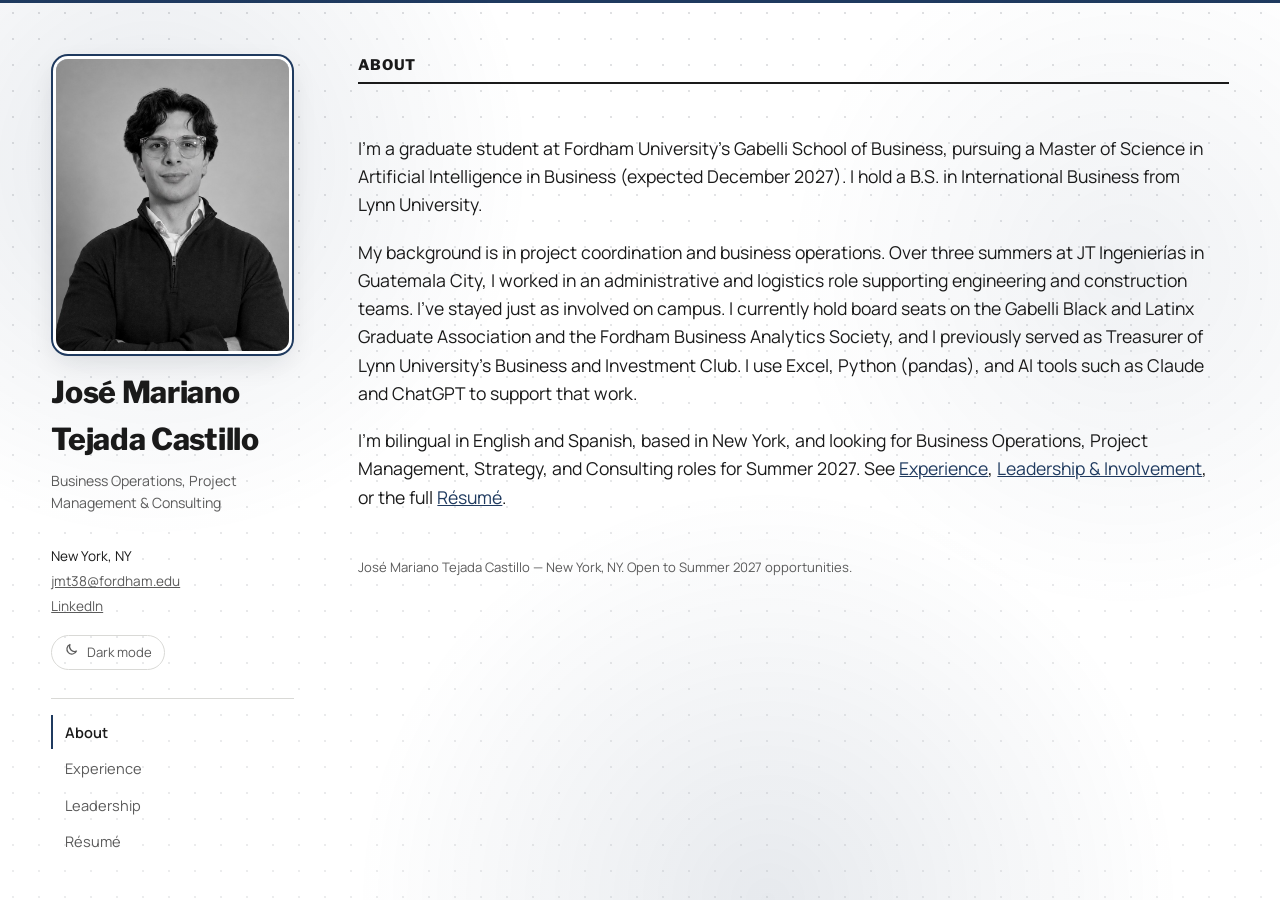
<file: index.html>
<!doctype html>
<html lang="en">
<head>
<meta charset="utf-8">
<meta name="viewport" content="width=device-width, initial-scale=1">
<title>José Tejada</title>
<meta name="description" content="José Tejada — Business Operations, Project Management & Consulting, MSAIB candidate at Fordham Gabelli, New York.">
<meta name="color-scheme" content="light dark">
<script>try{var t=localStorage.getItem("theme");if(t==="light"||t==="dark")document.documentElement.dataset.theme=t}catch(e){}</script>
<meta name="theme-color" content="#1F3A5F">
<link rel="icon" href="data:image/svg+xml,%3Csvg xmlns=%27http://www.w3.org/2000/svg%27 viewBox=%270 0 64 64%27%3E%3Crect width=%2764%27 height=%2764%27 rx=%2712%27 fill=%27%231F3A5F%27/%3E%3Ctext x=%2732%27 y=%2743%27 font-family=%27Arial,Helvetica,sans-serif%27 font-size=%2730%27 font-weight=%27800%27 fill=%27%23FFFFFF%27 text-anchor=%27middle%27%3EJT%3C/text%3E%3C/svg%3E">
<link rel="apple-touch-icon" href="data:image/svg+xml,%3Csvg xmlns=%27http://www.w3.org/2000/svg%27 viewBox=%270 0 64 64%27%3E%3Crect width=%2764%27 height=%2764%27 rx=%2712%27 fill=%27%231F3A5F%27/%3E%3Ctext x=%2732%27 y=%2743%27 font-family=%27Arial,Helvetica,sans-serif%27 font-size=%2730%27 font-weight=%27800%27 fill=%27%23FFFFFF%27 text-anchor=%27middle%27%3EJT%3C/text%3E%3C/svg%3E">
<meta property="og:type" content="profile">
<meta property="og:title" content="José Tejada">
<meta property="og:description" content="José Tejada — Business Operations, Project Management & Consulting, MSAIB candidate at Fordham Gabelli, New York.">
<meta property="og:url" content="https://josetejadamariano-ux.github.io/">
<meta property="og:image" content="https://josetejadamariano-ux.github.io/share.png">
<meta property="og:image:width" content="1200">
<meta property="og:image:height" content="630">
<meta property="og:image:alt" content="José Tejada — Business Operations, Project Management &amp; Consulting">
<meta name="twitter:card" content="summary_large_image">
<meta name="twitter:title" content="José Tejada">
<meta name="twitter:description" content="José Tejada — Business Operations, Project Management & Consulting, MSAIB candidate at Fordham Gabelli, New York.">
<meta name="twitter:image" content="https://josetejadamariano-ux.github.io/share.png">
<link rel="stylesheet" href="style.css">
<link rel="preconnect" href="https://fonts.googleapis.com">
<link rel="preconnect" href="https://fonts.gstatic.com" crossorigin>
<link href="https://fonts.googleapis.com/css2?family=Libre+Franklin:wght@700;800;900&family=Manrope:wght@400;500;600;700&display=swap" rel="stylesheet">
</head>
<body>
<div class="shell">
<aside class="sidebar">
    <img class="headshot" src="portrait.jpg" alt="José Mariano Tejada Castillo" width="800" height="1000">
    <div>
      <h1>José Mariano Tejada Castillo</h1>
      <div class="sb-role">Business Operations, Project Management &amp; Consulting</div>
    </div>
    <div class="sb-contact">
      <span>New York, NY</span>
      <a href="mailto:jmt38@fordham.edu">jmt38@fordham.edu</a>
      <a href="https://www.linkedin.com/in/josemarianotejada" target="_blank" rel="noopener">LinkedIn</a>
    </div>
    <button class="theme-toggle" type="button" hidden><span class="tt-sun"><svg viewBox="0 0 24 24" width="15" height="15" fill="none" stroke="currentColor" stroke-width="2" stroke-linecap="round" aria-hidden="true"><circle cx="12" cy="12" r="4.5"/><path d="M12 2v2M12 20v2M4.9 4.9l1.4 1.4M17.7 17.7l1.4 1.4M2 12h2M20 12h2M4.9 19.1l1.4-1.4M17.7 6.3l1.4-1.4"/></svg></span><span class="tt-moon"><svg viewBox="0 0 24 24" width="15" height="15" fill="none" stroke="currentColor" stroke-width="2" stroke-linecap="round" stroke-linejoin="round" aria-hidden="true"><path d="M20 14.5A8 8 0 0 1 9.5 4a8 8 0 1 0 10.5 10.5z"/></svg></span><span class="tt-label"></span></button>
    <nav class="sb-nav">
      <a href="index.html" aria-current="page">About</a>
      <a href="experience.html">Experience</a>
      <a href="leadership.html">Leadership</a>
      <a href="resume.html">Résumé</a>
    </nav>
  </aside>
  <main class="content">
    <div class="page-title">
      <h2>About</h2>
    </div>
    <section class="about">
      <p>
        I'm a graduate student at Fordham University's Gabelli School of Business, pursuing a Master of
        Science in Artificial Intelligence in Business (expected December 2027). I hold a B.S. in
        International Business from Lynn University.
      </p>
      <p>
        My background is in project coordination and business operations. Over three summers at JT
        Ingenierías in Guatemala City, I worked in an administrative and logistics role supporting
        engineering and construction teams. I've stayed just as involved on campus. I currently hold board
        seats on the Gabelli Black and Latinx Graduate Association and the Fordham Business Analytics
        Society, and I previously served as Treasurer of Lynn University's Business and Investment Club.
        I use Excel, Python
        (pandas), and AI tools such as Claude and ChatGPT to support that work.
      </p>
      <p>
        I'm bilingual in English and Spanish, based in New York, and looking for Business Operations,
        Project Management, Strategy, and Consulting roles for Summer 2027. See <a href="experience.html">Experience</a>,
        <a href="leadership.html">Leadership &amp; Involvement</a>, or the full <a href="resume.html">Résumé</a>.
      </p>
    </section>
    <footer class="site-footer">José Mariano Tejada Castillo — New York, NY. Open to Summer 2027 opportunities.</footer>
  </main>

</div>
<script src="site.js" defer></script>
</body>
</html>
</file>
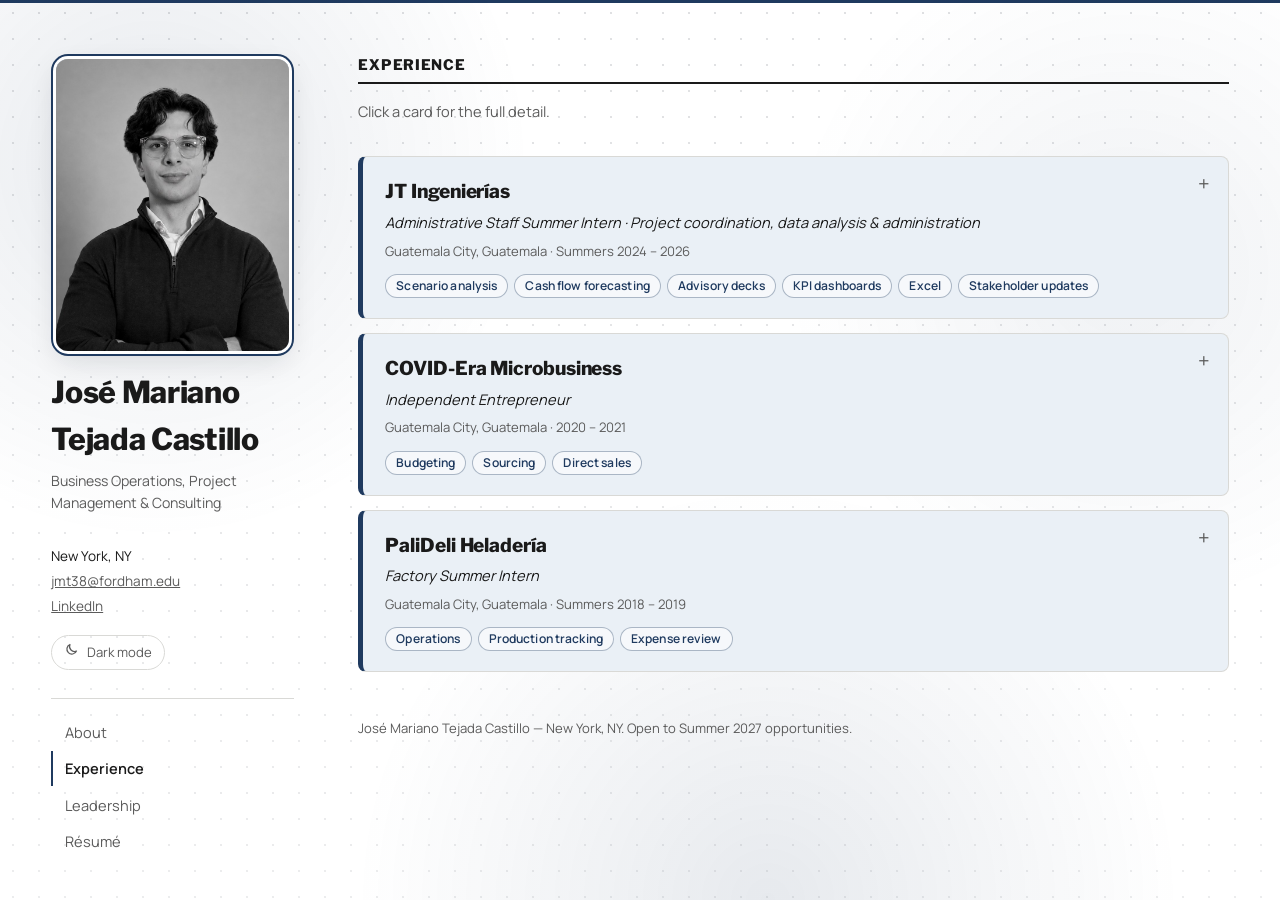
<file: experience.html>
<!doctype html>
<html lang="en">
<head>
<meta charset="utf-8">
<meta name="viewport" content="width=device-width, initial-scale=1">
<title>Experience — José Tejada</title>
<meta name="description" content="Professional experience: JT Ingenierías and PaliDeli Heladería.">
<meta name="color-scheme" content="light dark">
<script>try{var t=localStorage.getItem("theme");if(t==="light"||t==="dark")document.documentElement.dataset.theme=t}catch(e){}</script>
<meta name="theme-color" content="#1F3A5F">
<link rel="icon" href="data:image/svg+xml,%3Csvg xmlns=%27http://www.w3.org/2000/svg%27 viewBox=%270 0 64 64%27%3E%3Crect width=%2764%27 height=%2764%27 rx=%2712%27 fill=%27%231F3A5F%27/%3E%3Ctext x=%2732%27 y=%2743%27 font-family=%27Arial,Helvetica,sans-serif%27 font-size=%2730%27 font-weight=%27800%27 fill=%27%23FFFFFF%27 text-anchor=%27middle%27%3EJT%3C/text%3E%3C/svg%3E">
<link rel="apple-touch-icon" href="data:image/svg+xml,%3Csvg xmlns=%27http://www.w3.org/2000/svg%27 viewBox=%270 0 64 64%27%3E%3Crect width=%2764%27 height=%2764%27 rx=%2712%27 fill=%27%231F3A5F%27/%3E%3Ctext x=%2732%27 y=%2743%27 font-family=%27Arial,Helvetica,sans-serif%27 font-size=%2730%27 font-weight=%27800%27 fill=%27%23FFFFFF%27 text-anchor=%27middle%27%3EJT%3C/text%3E%3C/svg%3E">
<meta property="og:type" content="profile">
<meta property="og:title" content="Experience — José Tejada">
<meta property="og:description" content="Professional experience: JT Ingenierías and PaliDeli Heladería.">
<meta property="og:url" content="https://josetejadamariano-ux.github.io/experience.html">
<meta property="og:image" content="https://josetejadamariano-ux.github.io/share.png">
<meta property="og:image:width" content="1200">
<meta property="og:image:height" content="630">
<meta property="og:image:alt" content="José Tejada — Business Operations, Project Management &amp; Consulting">
<meta name="twitter:card" content="summary_large_image">
<meta name="twitter:title" content="Experience — José Tejada">
<meta name="twitter:description" content="Professional experience: JT Ingenierías and PaliDeli Heladería.">
<meta name="twitter:image" content="https://josetejadamariano-ux.github.io/share.png">
<link rel="stylesheet" href="style.css">
<link rel="preconnect" href="https://fonts.googleapis.com">
<link rel="preconnect" href="https://fonts.gstatic.com" crossorigin>
<link href="https://fonts.googleapis.com/css2?family=Libre+Franklin:wght@700;800;900&family=Manrope:wght@400;500;600;700&display=swap" rel="stylesheet">
</head>
<body>
<div class="shell">
<aside class="sidebar">
    <img class="headshot" src="portrait.jpg" alt="José Mariano Tejada Castillo" width="800" height="1000">
    <div>
      <h1>José Mariano Tejada Castillo</h1>
      <div class="sb-role">Business Operations, Project Management &amp; Consulting</div>
    </div>
    <div class="sb-contact">
      <span>New York, NY</span>
      <a href="mailto:jmt38@fordham.edu">jmt38@fordham.edu</a>
      <a href="https://www.linkedin.com/in/josemarianotejada" target="_blank" rel="noopener">LinkedIn</a>
    </div>
    <button class="theme-toggle" type="button" hidden><span class="tt-sun"><svg viewBox="0 0 24 24" width="15" height="15" fill="none" stroke="currentColor" stroke-width="2" stroke-linecap="round" aria-hidden="true"><circle cx="12" cy="12" r="4.5"/><path d="M12 2v2M12 20v2M4.9 4.9l1.4 1.4M17.7 17.7l1.4 1.4M2 12h2M20 12h2M4.9 19.1l1.4-1.4M17.7 6.3l1.4-1.4"/></svg></span><span class="tt-moon"><svg viewBox="0 0 24 24" width="15" height="15" fill="none" stroke="currentColor" stroke-width="2" stroke-linecap="round" stroke-linejoin="round" aria-hidden="true"><path d="M20 14.5A8 8 0 0 1 9.5 4a8 8 0 1 0 10.5 10.5z"/></svg></span><span class="tt-label"></span></button>
    <nav class="sb-nav">
      <a href="index.html">About</a>
      <a href="experience.html" aria-current="page">Experience</a>
      <a href="leadership.html">Leadership</a>
      <a href="resume.html">Résumé</a>
    </nav>
  </aside>
  <main class="content">
    <div class="page-title">
      <h2>Experience</h2>
      <div class="sub">Click a card for the full detail.</div>
    </div>
    <section>
      <div class="card-grid">
      <details class="entry">
        <summary>
          <div class="entry-org">JT Ingenierías</div>
          <div class="entry-role">Administrative Staff Summer Intern · Project coordination, data analysis &amp; administration</div>
          <div class="entry-meta">Guatemala City, Guatemala · Summers 2024 – 2026</div>
          <ul class="tags" aria-label="Skills"><li>Scenario analysis</li><li>Cash flow forecasting</li><li>Advisory decks</li><li>KPI dashboards</li><li>Excel</li><li>Stakeholder updates</li></ul>
        </summary>
        <div class="entry-body">
          <ul>
          <li>Ran 5 delay and 2 price scenarios on the Corredor Verde toll road's cash flow model; one moved the critical delay alert 3 weeks earlier (week 9 to 6) (2026)</li>
          <li>Drafted the slides and written recommendations for an internal investment advisory deck for supervisors (2026)</li>
          <li>Co-designed a staggered truck dispatch plan from GPS and traffic data, cutting nightly late arrivals by about an hour (2026)</li>
          <li>Presented 12 weekly status reports to the supervising director, turning schedule, cost, and materials data into clear updates (2026)</li>
          <li>Developed Excel project controls and KPI dashboards tracking progress and budget for three sections of a roughly $65M toll road project (2024–2025)</li>
          <li>Helped run 3 delay scenarios and 1 price scenario on the toll road's cash flow model (2025)</li>
          </ul>
        </div>
      </details>
      <details class="entry">
        <summary>
          <div class="entry-org">COVID-Era Microbusiness</div>
          <div class="entry-role">Independent Entrepreneur</div>
          <div class="entry-meta">Guatemala City, Guatemala · 2020 – 2021</div>
          <ul class="tags" aria-label="Skills"><li>Budgeting</li><li>Sourcing</li><li>Direct sales</li></ul>
        </summary>
        <div class="entry-body">
          <ul>
          <li>Co-managed a face mask and sweater venture during the pandemic</li>
          <li>Oversaw budgeting, production sourcing, and direct sales strategy</li>
          </ul>
        </div>
      </details>
      <details class="entry">
        <summary>
          <div class="entry-org">PaliDeli Heladería</div>
          <div class="entry-role">Factory Summer Intern</div>
          <div class="entry-meta">Guatemala City, Guatemala · Summers 2018 – 2019</div>
          <ul class="tags" aria-label="Skills"><li>Operations</li><li>Production tracking</li><li>Expense review</li></ul>
        </summary>
        <div class="entry-body">
          <ul>
          <li>Supported daily operations as part of a 4-person factory team, assisting with production tracking and expense review</li>
          <li>Collaborated with senior staff on marketing and strategy initiatives tied to production output</li>
          </ul>
        </div>
      </details>
      </div>
    </section>
    <footer class="site-footer">José Mariano Tejada Castillo — New York, NY. Open to Summer 2027 opportunities.</footer>
  </main>

</div>
<script src="site.js" defer></script>
</body>
</html>
</file>
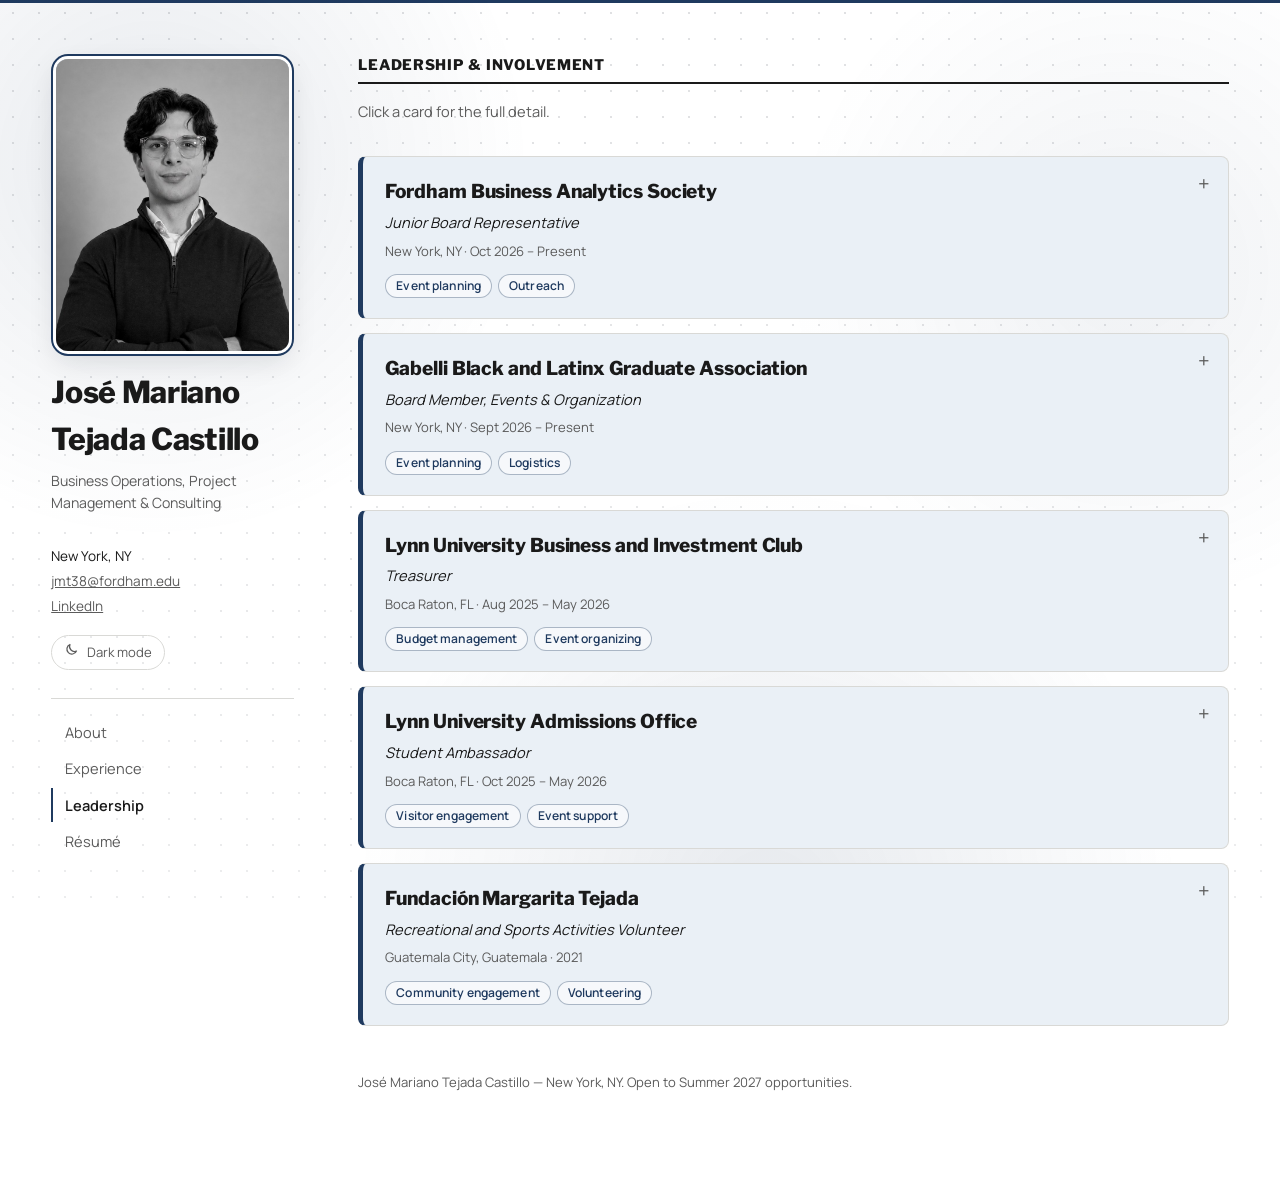
<file: leadership.html>
<!doctype html>
<html lang="en">
<head>
<meta charset="utf-8">
<meta name="viewport" content="width=device-width, initial-scale=1">
<title>Leadership — José Tejada</title>
<meta name="description" content="Leadership and involvement: Fordham Business Analytics Society, Gabelli Black and Latinx Graduate Association, and more.">
<meta name="color-scheme" content="light dark">
<script>try{var t=localStorage.getItem("theme");if(t==="light"||t==="dark")document.documentElement.dataset.theme=t}catch(e){}</script>
<meta name="theme-color" content="#1F3A5F">
<link rel="icon" href="data:image/svg+xml,%3Csvg xmlns=%27http://www.w3.org/2000/svg%27 viewBox=%270 0 64 64%27%3E%3Crect width=%2764%27 height=%2764%27 rx=%2712%27 fill=%27%231F3A5F%27/%3E%3Ctext x=%2732%27 y=%2743%27 font-family=%27Arial,Helvetica,sans-serif%27 font-size=%2730%27 font-weight=%27800%27 fill=%27%23FFFFFF%27 text-anchor=%27middle%27%3EJT%3C/text%3E%3C/svg%3E">
<link rel="apple-touch-icon" href="data:image/svg+xml,%3Csvg xmlns=%27http://www.w3.org/2000/svg%27 viewBox=%270 0 64 64%27%3E%3Crect width=%2764%27 height=%2764%27 rx=%2712%27 fill=%27%231F3A5F%27/%3E%3Ctext x=%2732%27 y=%2743%27 font-family=%27Arial,Helvetica,sans-serif%27 font-size=%2730%27 font-weight=%27800%27 fill=%27%23FFFFFF%27 text-anchor=%27middle%27%3EJT%3C/text%3E%3C/svg%3E">
<meta property="og:type" content="profile">
<meta property="og:title" content="Leadership — José Tejada">
<meta property="og:description" content="Leadership and involvement: Fordham Business Analytics Society, Gabelli Black and Latinx Graduate Association, and more.">
<meta property="og:url" content="https://josetejadamariano-ux.github.io/leadership.html">
<meta property="og:image" content="https://josetejadamariano-ux.github.io/share.png">
<meta property="og:image:width" content="1200">
<meta property="og:image:height" content="630">
<meta property="og:image:alt" content="José Tejada — Business Operations, Project Management &amp; Consulting">
<meta name="twitter:card" content="summary_large_image">
<meta name="twitter:title" content="Leadership — José Tejada">
<meta name="twitter:description" content="Leadership and involvement: Fordham Business Analytics Society, Gabelli Black and Latinx Graduate Association, and more.">
<meta name="twitter:image" content="https://josetejadamariano-ux.github.io/share.png">
<link rel="stylesheet" href="style.css">
<link rel="preconnect" href="https://fonts.googleapis.com">
<link rel="preconnect" href="https://fonts.gstatic.com" crossorigin>
<link href="https://fonts.googleapis.com/css2?family=Libre+Franklin:wght@700;800;900&family=Manrope:wght@400;500;600;700&display=swap" rel="stylesheet">
</head>
<body>
<div class="shell">
<aside class="sidebar">
    <img class="headshot" src="portrait.jpg" alt="José Mariano Tejada Castillo" width="800" height="1000">
    <div>
      <h1>José Mariano Tejada Castillo</h1>
      <div class="sb-role">Business Operations, Project Management &amp; Consulting</div>
    </div>
    <div class="sb-contact">
      <span>New York, NY</span>
      <a href="mailto:jmt38@fordham.edu">jmt38@fordham.edu</a>
      <a href="https://www.linkedin.com/in/josemarianotejada" target="_blank" rel="noopener">LinkedIn</a>
    </div>
    <button class="theme-toggle" type="button" hidden><span class="tt-sun"><svg viewBox="0 0 24 24" width="15" height="15" fill="none" stroke="currentColor" stroke-width="2" stroke-linecap="round" aria-hidden="true"><circle cx="12" cy="12" r="4.5"/><path d="M12 2v2M12 20v2M4.9 4.9l1.4 1.4M17.7 17.7l1.4 1.4M2 12h2M20 12h2M4.9 19.1l1.4-1.4M17.7 6.3l1.4-1.4"/></svg></span><span class="tt-moon"><svg viewBox="0 0 24 24" width="15" height="15" fill="none" stroke="currentColor" stroke-width="2" stroke-linecap="round" stroke-linejoin="round" aria-hidden="true"><path d="M20 14.5A8 8 0 0 1 9.5 4a8 8 0 1 0 10.5 10.5z"/></svg></span><span class="tt-label"></span></button>
    <nav class="sb-nav">
      <a href="index.html">About</a>
      <a href="experience.html">Experience</a>
      <a href="leadership.html" aria-current="page">Leadership</a>
      <a href="resume.html">Résumé</a>
    </nav>
  </aside>
  <main class="content">
    <div class="page-title">
      <h2>Leadership &amp; Involvement</h2>
      <div class="sub">Click a card for the full detail.</div>
    </div>
    <section>
      <div class="card-grid">
      <details class="entry">
        <summary>
          <div class="entry-org">Fordham Business Analytics Society</div>
          <div class="entry-role">Junior Board Representative</div>
          <div class="entry-meta">New York, NY · Oct 2026 – Present</div>
          <ul class="tags" aria-label="Skills"><li>Event planning</li><li>Outreach</li></ul>
        </summary>
        <div class="entry-body">
          <ul>
          <li>Plan events and outreach for the newest graduate cohort and support board roles across events, outreach, and operations</li>
          </ul>
        </div>
      </details>
      <details class="entry">
        <summary>
          <div class="entry-org">Gabelli Black and Latinx Graduate Association</div>
          <div class="entry-role">Board Member, Events &amp; Organization</div>
          <div class="entry-meta">New York, NY · Sept 2026 – Present</div>
          <ul class="tags" aria-label="Skills"><li>Event planning</li><li>Logistics</li></ul>
        </summary>
        <div class="entry-body">
          <ul>
          <li>Coordinate and organize events and manage event logistics for Fordham's Black and Latinx graduate student community</li>
          <li>Co-led the 2026 Fordham Hispanic Network Mixer, a 40+ attendee event connecting students with Hispanic business professionals</li>
          </ul>
        </div>
      </details>
      <details class="entry">
        <summary>
          <div class="entry-org">Lynn University Business and Investment Club</div>
          <div class="entry-role">Treasurer</div>
          <div class="entry-meta">Boca Raton, FL · Aug 2025 – May 2026</div>
          <ul class="tags" aria-label="Skills"><li>Budget management</li><li>Event organizing</li></ul>
        </summary>
        <div class="entry-body">
          <ul>
          <li>Advanced from general member to Treasurer, overseeing the club's $5,000 university-allocated annual budget for events and activities</li>
          <li>Spearheaded and delivered “Artificial Intelligence in Business,” a talk to 18 students built from HBS Online's AI Essentials course (Feb 2026)</li>
          <li>Co-organized 4 events for incoming freshmen and handled their budgeting as membership reached a peak of 93 students</li>
          <li>Assisted in organizing club events featuring guest speakers such as Mark Shapiro, a real estate capital veteran</li>
          </ul>
        </div>
      </details>
      <details class="entry">
        <summary>
          <div class="entry-org">Lynn University Admissions Office</div>
          <div class="entry-role">Student Ambassador</div>
          <div class="entry-meta">Boca Raton, FL · Oct 2025 – May 2026</div>
          <ul class="tags" aria-label="Skills"><li>Visitor engagement</li><li>Event support</li></ul>
        </summary>
        <div class="entry-body">
          <ul>
          <li>Supported university admissions events by engaging with prospective students and providing essential campus insights</li>
          <li>Collaborated with staff and fellow ambassadors to enhance visitor experiences and promote a positive university image</li>
          </ul>
        </div>
      </details>
      <details class="entry">
        <summary>
          <div class="entry-org">Fundación Margarita Tejada</div>
          <div class="entry-role">Recreational and Sports Activities Volunteer</div>
          <div class="entry-meta">Guatemala City, Guatemala · 2021</div>
          <ul class="tags" aria-label="Skills"><li>Community engagement</li><li>Volunteering</li></ul>
        </summary>
        <div class="entry-body">
          <ul>
          <li>Facilitated recreational and educational engagement through play and sports for children with Down syndrome, as part of a nonprofit that has served 5,000+ families</li>
          </ul>
        </div>
      </details>
      </div>
    </section>
    <footer class="site-footer">José Mariano Tejada Castillo — New York, NY. Open to Summer 2027 opportunities.</footer>
  </main>

</div>
<script src="site.js" defer></script>
</body>
</html>
</file>
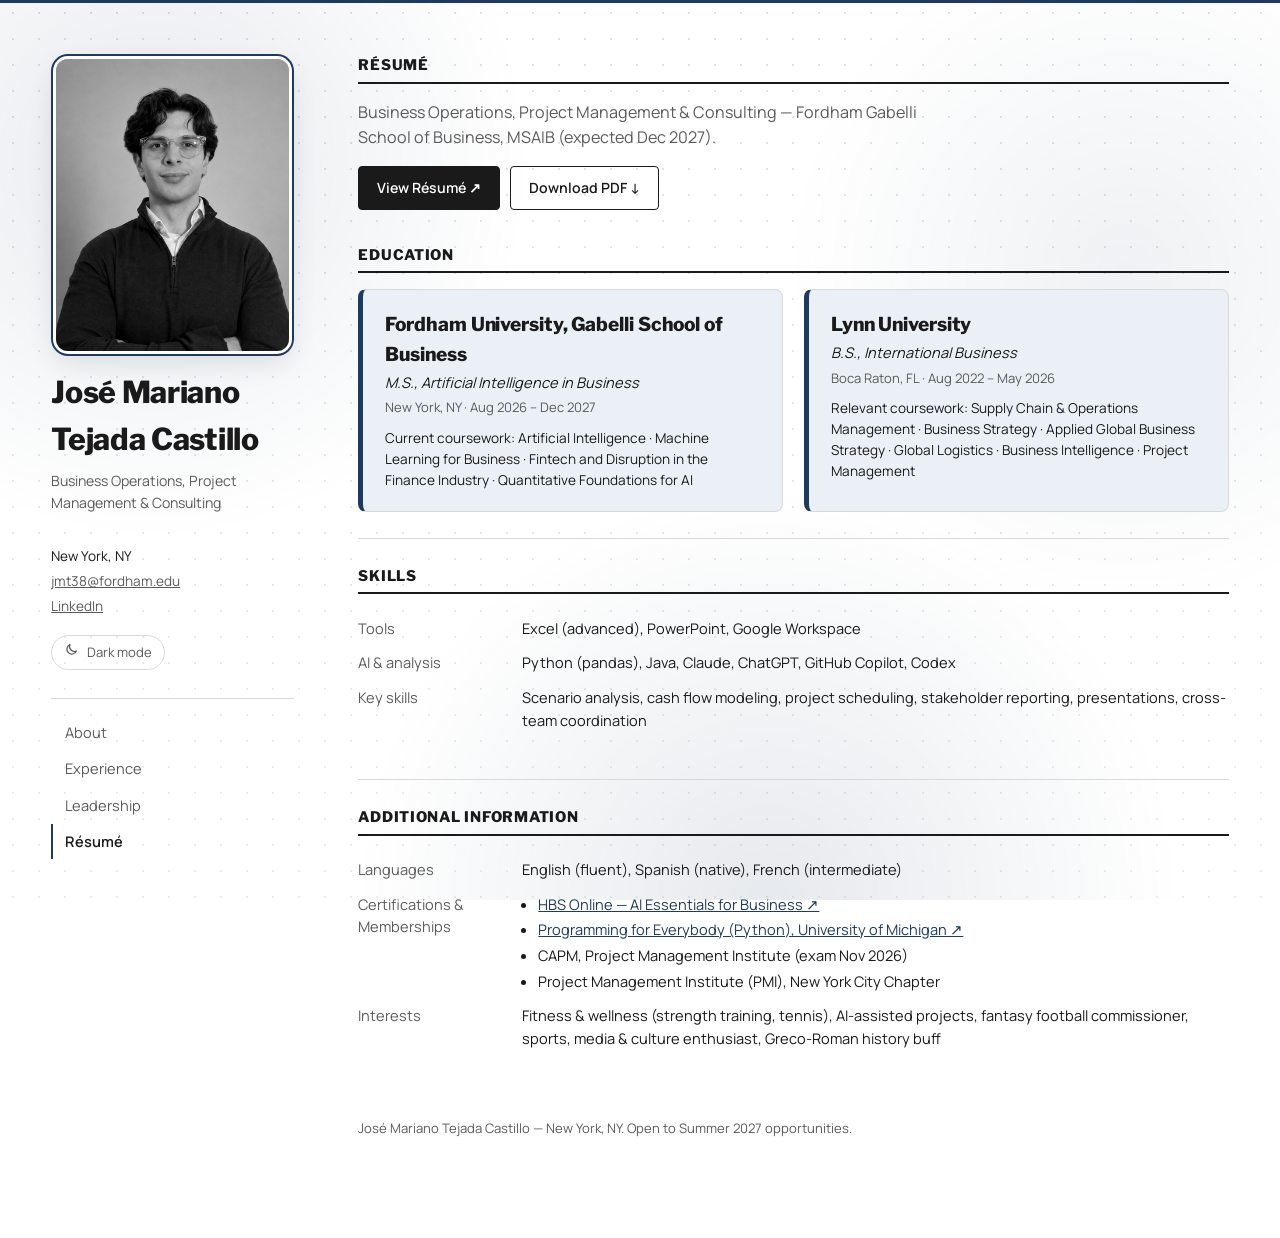
<file: resume.html>
<!doctype html>
<html lang="en">
<head>
<meta charset="utf-8">
<meta name="viewport" content="width=device-width, initial-scale=1">
<title>Résumé — José Tejada</title>
<meta name="description" content="Full résumé, downloadable PDF and on-page detail.">
<meta name="color-scheme" content="light dark">
<script>try{var t=localStorage.getItem("theme");if(t==="light"||t==="dark")document.documentElement.dataset.theme=t}catch(e){}</script>
<meta name="theme-color" content="#1F3A5F">
<link rel="icon" href="data:image/svg+xml,%3Csvg xmlns=%27http://www.w3.org/2000/svg%27 viewBox=%270 0 64 64%27%3E%3Crect width=%2764%27 height=%2764%27 rx=%2712%27 fill=%27%231F3A5F%27/%3E%3Ctext x=%2732%27 y=%2743%27 font-family=%27Arial,Helvetica,sans-serif%27 font-size=%2730%27 font-weight=%27800%27 fill=%27%23FFFFFF%27 text-anchor=%27middle%27%3EJT%3C/text%3E%3C/svg%3E">
<link rel="apple-touch-icon" href="data:image/svg+xml,%3Csvg xmlns=%27http://www.w3.org/2000/svg%27 viewBox=%270 0 64 64%27%3E%3Crect width=%2764%27 height=%2764%27 rx=%2712%27 fill=%27%231F3A5F%27/%3E%3Ctext x=%2732%27 y=%2743%27 font-family=%27Arial,Helvetica,sans-serif%27 font-size=%2730%27 font-weight=%27800%27 fill=%27%23FFFFFF%27 text-anchor=%27middle%27%3EJT%3C/text%3E%3C/svg%3E">
<meta property="og:type" content="profile">
<meta property="og:title" content="Résumé — José Tejada">
<meta property="og:description" content="Full résumé, downloadable PDF and on-page detail.">
<meta property="og:url" content="https://josetejadamariano-ux.github.io/resume.html">
<meta property="og:image" content="https://josetejadamariano-ux.github.io/share.png">
<meta property="og:image:width" content="1200">
<meta property="og:image:height" content="630">
<meta property="og:image:alt" content="José Tejada — Business Operations, Project Management &amp; Consulting">
<meta name="twitter:card" content="summary_large_image">
<meta name="twitter:title" content="Résumé — José Tejada">
<meta name="twitter:description" content="Full résumé, downloadable PDF and on-page detail.">
<meta name="twitter:image" content="https://josetejadamariano-ux.github.io/share.png">
<link rel="stylesheet" href="style.css">
<link rel="preconnect" href="https://fonts.googleapis.com">
<link rel="preconnect" href="https://fonts.gstatic.com" crossorigin>
<link href="https://fonts.googleapis.com/css2?family=Libre+Franklin:wght@700;800;900&family=Manrope:wght@400;500;600;700&display=swap" rel="stylesheet">
</head>
<body>
<div class="shell">
<aside class="sidebar">
    <img class="headshot" src="portrait.jpg" alt="José Mariano Tejada Castillo" width="800" height="1000">
    <div>
      <h1>José Mariano Tejada Castillo</h1>
      <div class="sb-role">Business Operations, Project Management &amp; Consulting</div>
    </div>
    <div class="sb-contact">
      <span>New York, NY</span>
      <a href="mailto:jmt38@fordham.edu">jmt38@fordham.edu</a>
      <a href="https://www.linkedin.com/in/josemarianotejada" target="_blank" rel="noopener">LinkedIn</a>
    </div>
    <button class="theme-toggle" type="button" hidden><span class="tt-sun"><svg viewBox="0 0 24 24" width="15" height="15" fill="none" stroke="currentColor" stroke-width="2" stroke-linecap="round" aria-hidden="true"><circle cx="12" cy="12" r="4.5"/><path d="M12 2v2M12 20v2M4.9 4.9l1.4 1.4M17.7 17.7l1.4 1.4M2 12h2M20 12h2M4.9 19.1l1.4-1.4M17.7 6.3l1.4-1.4"/></svg></span><span class="tt-moon"><svg viewBox="0 0 24 24" width="15" height="15" fill="none" stroke="currentColor" stroke-width="2" stroke-linecap="round" stroke-linejoin="round" aria-hidden="true"><path d="M20 14.5A8 8 0 0 1 9.5 4a8 8 0 1 0 10.5 10.5z"/></svg></span><span class="tt-label"></span></button>
    <nav class="sb-nav">
      <a href="index.html">About</a>
      <a href="experience.html">Experience</a>
      <a href="leadership.html">Leadership</a>
      <a href="resume.html" aria-current="page">Résumé</a>
    </nav>
  </aside>
  <main class="content">
    <div class="page-title">
      <h2>Résumé</h2>
      <p class="resume-tagline">Business Operations, Project Management &amp; Consulting — Fordham Gabelli School of Business, MSAIB (expected Dec 2027).</p>
      <div class="btn-row">
        <a class="btn primary" href="resume.pdf" target="_blank" rel="noopener">View Résumé ↗</a>
        <a class="btn" href="resume.pdf" download="Jose_Tejada_Resume.pdf">Download PDF ↓</a>
      </div>
    </div>

    <section>
      <h2>Education</h2>
      <div class="card-grid two-col">
      <div class="entry">
        <div class="entry-plain">
          <div class="entry-org">Fordham University, Gabelli School of Business</div>
          <div class="entry-role">M.S., Artificial Intelligence in Business</div>
          <div class="entry-meta">New York, NY · Aug 2026 – Dec 2027</div>
          <div class="entry-courses">Current coursework: Artificial Intelligence · Machine Learning for Business · Fintech and Disruption in the Finance Industry · Quantitative Foundations for AI</div>
        </div>
      </div>
      <div class="entry">
        <div class="entry-plain">
          <div class="entry-org">Lynn University</div>
          <div class="entry-role">B.S., International Business</div>
          <div class="entry-meta">Boca Raton, FL · Aug 2022 – May 2026</div>
          <div class="entry-courses">Relevant coursework: Supply Chain &amp; Operations Management · Business Strategy · Applied Global Business Strategy · Global Logistics · Business Intelligence · Project Management</div>
        </div>
      </div>
      </div>
    </section>

    <section>
      <h2>Skills</h2>
      <dl>
        <div class="fact"><dt>Tools</dt><dd>Excel (advanced), PowerPoint, Google Workspace</dd></div>
        <div class="fact"><dt>AI &amp; analysis</dt><dd>Python (pandas), Java, Claude, ChatGPT, GitHub Copilot, Codex</dd></div>
        <div class="fact"><dt>Key skills</dt><dd>Scenario analysis, cash flow modeling, project scheduling, stakeholder reporting, presentations, cross-team coordination</dd></div>
      </dl>
    </section>

    <section>
      <h2>Additional Information</h2>
      <dl>
        <div class="fact"><dt>Languages</dt><dd>English (fluent), Spanish (native), French (intermediate)</dd></div>
        <div class="fact"><dt>Certifications &amp; Memberships</dt><dd><ul><li><a href="hbs-certificate.pdf" target="_blank" rel="noopener">HBS Online — AI Essentials for Business ↗</a></li><li><a href="https://coursera.org/share/1432fbf02a47c8d19cc97179158d692d" target="_blank" rel="noopener">Programming for Everybody (Python), University of Michigan ↗</a></li><li>CAPM, Project Management Institute (exam Nov 2026)</li><li>Project Management Institute (PMI), New York City Chapter</li></ul></dd></div>
        <div class="fact"><dt>Interests</dt><dd>Fitness &amp; wellness (strength training, tennis), AI-assisted projects, fantasy football commissioner, sports, media &amp; culture enthusiast, Greco-Roman history buff</dd></div>
      </dl>
    </section>
    <footer class="site-footer">José Mariano Tejada Castillo — New York, NY. Open to Summer 2027 opportunities.</footer>
  </main>

</div>
<script src="site.js" defer></script>
</body>
</html>
</file>
<file: style.css>
:root{
  --ink:#1A1A1A;
  --paper:#FFFFFF;
  --panel:#F7F7F5;
  --muted:#5B5B5B;
  --line:#D9D9D6;
  --accent:#1F3A5F;
  --accent-tint:#EAF0F6;
  --shadow-hover:rgba(15,23,32,.12);
  --glow:rgba(31,58,95,.11);
  --glow-2:rgba(31,58,95,.07);
  --dot:rgba(60,66,78,.16);
  --spot:rgba(30,40,60,.10);
  --card-glow:rgba(31,58,95,.10);
}
@media (prefers-color-scheme: dark){
  :root:not([data-theme="light"]){
    --ink:#EDEDED; --paper:#121212; --panel:#191919; --muted:#A3A3A3; --line:#333333;
    --accent:#7FA0C9; --accent-tint:#1B2733; --shadow-hover:rgba(0,0,0,.5);
    --glow:rgba(127,160,201,.17); --glow-2:rgba(127,160,201,.11); --dot:rgba(255,255,255,.05); --spot:rgba(127,160,201,.11); --card-glow:rgba(127,160,201,.16);
  }
}
:root[data-theme="dark"]{
  --ink:#EDEDED; --paper:#121212; --panel:#191919; --muted:#A3A3A3; --line:#333333;
  --accent:#7FA0C9; --accent-tint:#1B2733; --shadow-hover:rgba(0,0,0,.5);
  --glow:rgba(127,160,201,.17); --glow-2:rgba(127,160,201,.11); --dot:rgba(255,255,255,.05); --spot:rgba(127,160,201,.11); --card-glow:rgba(127,160,201,.16);
}
*{box-sizing:border-box}
html{border-top:3px solid var(--accent);font-size:clamp(16px, .4vw + 11px, 19px)}
body{
  background:var(--paper); color:var(--ink); margin:0;
  font-family:"Manrope",Calibri,"Segoe UI",Arial,sans-serif;
  line-height:1.55; font-size:1rem;
}

/* ---------- ambient background: slow-drifting soft glow + faint dot grid ---------- */
body::before,body::after{content:"";position:fixed;inset:0;z-index:-1;pointer-events:none}
body::before{
  background:
    radial-gradient(42vmax 42vmax at 12% 18%, var(--glow), transparent 70%),
    radial-gradient(38vmax 38vmax at 88% 30%, var(--glow-2), transparent 70%),
    radial-gradient(46vmax 46vmax at 60% 100%, var(--glow), transparent 70%);
  animation:drift 38s ease-in-out infinite alternate;
}
body::after{
  background-image:radial-gradient(var(--dot) 1px, transparent 1.2px);
  background-size:26px 26px;
  -webkit-mask-image:linear-gradient(180deg,#000 0%,rgba(0,0,0,.6) 100%);
          mask-image:linear-gradient(180deg,#000 0%,rgba(0,0,0,.6) 100%);
}
@keyframes drift{
  0%  {transform:translate3d(0,0,0) scale(1)}
  50% {transform:translate3d(3vw,-2vh,0) scale(1.06)}
  100%{transform:translate3d(-2vw,3vh,0) scale(1.02)}
}
.spotlight{
  position:fixed;inset:0;z-index:-1;pointer-events:none;opacity:0;transition:opacity .5s ease;
  background:radial-gradient(600px circle at var(--mx,50%) var(--my,50%), var(--spot), transparent 65%);
}
.spotlight.on{opacity:1}
.reveal-ready .entry:not(.in){opacity:0}
.entry.in{animation:rise .5s cubic-bezier(.2,.7,.3,1) var(--d,0ms) backwards}
@keyframes rise{from{opacity:0;transform:translateY(10px)}to{opacity:1;transform:none}}
.content,.sidebar{animation:rise .55s ease-out both}
.content{animation-delay:.08s}
@media (prefers-reduced-motion: reduce){
  body::before,.content,.sidebar,.entry.in{animation:none}
}
a{color:var(--accent)}
a:focus-visible,summary:focus-visible{outline:2px solid var(--accent);outline-offset:-2px}
h1,h2,.entry-org{font-family:"Libre Franklin","Manrope",Calibri,"Segoe UI",Arial,sans-serif}
h1{font-size:1.875rem;font-weight:800;margin:0;letter-spacing:-.01em}
h2{
  font-size:0.90625rem;font-weight:800;letter-spacing:.05em;text-transform:uppercase;
  margin:0 0 16px;padding-bottom:5px;border-bottom:2px solid var(--ink);
}
[hidden]{display:none!important}

/* ---------- shell: sidebar + content ---------- */
.shell{
  max-width:1680px;margin:0 auto;padding:0 clamp(24px, 4vw, 80px);
  display:grid;grid-template-columns:clamp(240px, 19vw, 330px) 1fr;gap:clamp(40px, 5vw, 104px);
  align-items:start;
}
@media (max-width:800px){
  .shell{grid-template-columns:1fr;gap:0;padding:0 20px}
}

.sidebar{
  position:sticky;top:24px;padding:clamp(36px, 4vw, 64px) 0;
  display:flex;flex-direction:column;gap:18px;
}
@media (max-width:800px){
  .sidebar{position:static;padding:28px 0 20px;border-bottom:1px solid var(--line)}
}
@media (max-height:1000px) and (min-width:801px){
  .sidebar{position:static}
}
.headshot{
  width:calc(100% - 10px);max-width:290px;height:auto;aspect-ratio:4/5;border-radius:12px;object-fit:cover;
  box-shadow:0 0 0 3px var(--paper), 0 0 0 5px var(--accent), 0 10px 28px var(--shadow-hover);
  margin:5px 0 0 5px;
}
.sb-role{font-size:0.875rem;color:var(--muted);margin-top:8px}
.sb-contact{margin-top:14px;display:flex;flex-direction:column;gap:4px;font-size:0.84375rem}
.sb-contact a{color:var(--muted);text-decoration:underline}
.theme-toggle{
  align-self:flex-start;display:inline-flex;align-items:center;gap:8px;
  font:inherit;font-size:0.8125rem;color:var(--muted);cursor:pointer;
  background:none;border:1px solid var(--line);border-radius:999px;padding:6px 12px;
  transition:color .16s ease,border-color .16s ease;
}
.theme-toggle:hover{color:var(--ink);border-color:var(--accent)}
.theme-toggle:focus-visible{outline:2px solid var(--accent);outline-offset:2px}

.sb-nav{
  margin-top:10px;padding-top:16px;border-top:1px solid var(--line);
  display:flex;flex-direction:column;gap:2px;
}
@media (max-width:800px){
  .sb-nav{flex-direction:row;flex-wrap:wrap;gap:4px 18px;border-top:0;padding-top:12px}
}
.sb-nav a{
  position:relative;color:var(--muted);text-decoration:none;font-size:0.90625rem;
  padding:6px 0 6px 12px;border-left:2px solid transparent;
  transition:border-color .16s ease,color .16s ease;
}
@media (max-width:800px){ .sb-nav a{padding:2px 0;border-left:0} }
@media (max-width:800px){ .headshot{max-width:230px} }
.sb-nav a:hover{color:var(--ink)}
.sb-nav a[aria-current="page"]{color:var(--ink);font-weight:600;border-left-color:var(--accent)}

/* ---------- content column ---------- */
.content{min-width:0;padding:clamp(36px, 4vw, 64px) 0 60px}

.page-title{padding-bottom:8px}
.page-title .sub{margin-top:4px;font-size:0.90625rem;color:var(--muted)}

section{padding:26px 0}
section:first-child{padding-top:0}
section + section{border-top:1px solid var(--line)}
.about p{margin:0 0 1.1em;max-width:78ch;font-size:1.09375rem;line-height:1.6}
.about p:last-child{margin-bottom:0}

/* ---------- entry cards ---------- */
.card-grid{
  display:grid;grid-template-columns:1fr;gap:14px;
}
.card-grid.two-col{grid-template-columns:repeat(2,1fr);gap:clamp(18px, 1.6vw, 28px)}
@media (max-width:600px){
  .card-grid.two-col{grid-template-columns:1fr}
}

.entry{
  background:var(--accent-tint);
  border:1px solid var(--line);
  border-left:5px solid var(--accent);
  border-radius:8px;
  padding:0;position:relative;
  transition:transform .16s ease, box-shadow .16s ease, border-color .16s ease;
}
.entry::before{
  content:"";position:absolute;inset:0;border-radius:inherit;pointer-events:none;
  opacity:0;transition:opacity .25s ease;
  background:radial-gradient(420px circle at var(--gx,50%) var(--gy,50%), var(--card-glow), transparent 65%);
}
.entry:hover::before{opacity:1}
.entry:hover{border-top-color:color-mix(in srgb, var(--accent) 45%, var(--line));border-right-color:color-mix(in srgb, var(--accent) 45%, var(--line));border-bottom-color:color-mix(in srgb, var(--accent) 45%, var(--line))}
.entry > *{position:relative}
.entry:hover{transform:translateY(-3px);box-shadow:0 10px 24px var(--shadow-hover)}
@media (prefers-reduced-motion: reduce){
  .entry{transition:none} .entry:hover{transform:none}
}
.entry summary{
  list-style:none;cursor:pointer;padding:20px 44px 20px 22px;
  display:flex;flex-direction:column;gap:3px;position:relative;
}
.entry summary::-webkit-details-marker{display:none}
.entry summary::after{
  content:"+";position:absolute;top:17px;right:18px;transition:transform .25s ease;
  font-size:1.25rem;color:var(--muted);line-height:1;
}
.entry[open] summary::after{content:"–";transform:rotate(180deg)}
.entry-org{font-weight:800;font-size:1.1875rem;letter-spacing:-.005em}
.entry-role{font-style:italic;color:var(--ink);font-size:0.90625rem;margin-top:1px}
.entry-meta{color:var(--muted);font-size:0.8125rem;margin-top:4px}
.entry-body{padding:0 22px 20px;overflow:hidden}
.entry-courses{margin-top:10px;font-size:0.84375rem;color:var(--ink);max-width:90ch}
.tags{display:flex;flex-wrap:wrap;gap:6px;margin:10px 0 0;padding:0;list-style:none}
.tags li{
  font-size:0.75rem;font-weight:600;letter-spacing:.01em;line-height:1;
  padding:5px 10px;border-radius:999px;
  color:var(--accent);border:1px solid color-mix(in srgb, var(--accent) 35%, transparent);
  background:color-mix(in srgb, var(--paper) 55%, transparent);
}
.entry-body ul{margin:0;padding-left:18px;font-size:0.90625rem;max-width:90ch}
.entry-body li + li{margin-top:5px}
.entry-plain{padding:20px 22px}

/* ---------- resume page ---------- */
.resume-tagline{color:var(--muted);margin-top:6px;max-width:60ch}
.btn-row{margin-top:16px;display:flex;gap:10px;flex-wrap:wrap}
.btn{
  display:inline-block;font-size:0.875rem;font-weight:600;text-decoration:none;
  padding:10px 18px;border-radius:4px;border:1px solid var(--ink);color:var(--ink);
  cursor:pointer;background:none;font-family:inherit;
}
.btn.primary{background:var(--ink);color:var(--paper)}
.fact{display:flex;gap:14px;padding:6px 0;font-size:0.90625rem}
.fact dt{flex:none;width:150px;color:var(--muted)}
.fact dd{margin:0}
.fact dd ul{margin:0;padding-left:16px}
.fact dd li + li{margin-top:3px}

footer.site-footer{padding:20px 0 40px;font-size:0.8125rem;color:var(--muted)}
</file>
